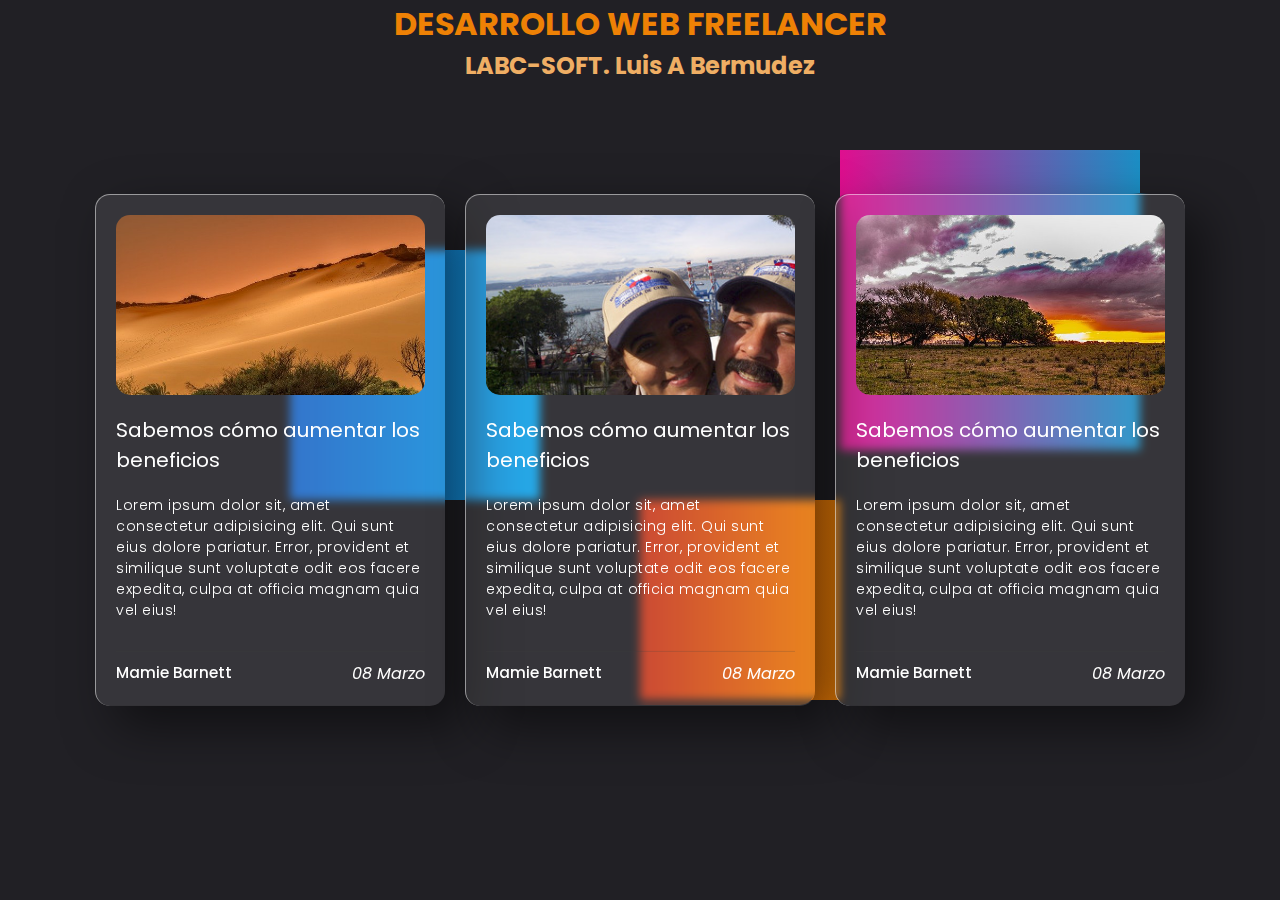
<file: index.html>
<!DOCTYPE html>
<html lang="en">
<head>
    <meta charset="UTF-8">
    <meta http-equiv="X-UA-Compatible" content="IE=edge">
    <meta name="viewport" content="width=device-width, initial-scale=1.0">
    <title>Card Glass con efecto Hover - MagtimusPro</title>
    <link rel="stylesheet" href="css/estilos.css">
</head>
<body>

    <h1> DESARROLLO WEB <SPAN>FREELANCER</SPAN></h1>
    <h2 class="autor">LABC-SOFT. Luis A Bermudez </h2>
    <div class="container__background-triangle">
        <div class="triangle triangle1"></div>
        <div class="triangle triangle2"></div>
        <div class="triangle triangle3"></div>
    </div>

    <div class="container__cards">
<!--* TARJETA  ------------------------------------------>        
        <div class="cardChe">
            <div class="cover__card">
                <img src="images/img-1.jpg" alt="">
            </div>
            <h2>Sabemos cómo aumentar los beneficios</h2>
            <p>Lorem ipsum dolor sit, amet consectetur adipisicing elit. Qui sunt eius dolore pariatur. Error, provident et similique sunt voluptate odit eos facere expedita, culpa at officia magnam quia vel eius!</p>
            <hr>
            <div class="footer__card">
                <h3 class="user__name">Mamie Barnett</h3>
                <i>08 Marzo</i>
            </div>
        </div>
<!--* FIN TARJETA  ------------------------------------------>


        <div class="cardChe">
            <div class="cover__card">
                <img src="images/img-2.jpg" alt="">
            </div>
            <h2>Sabemos cómo aumentar los beneficios</h2>
            <p>Lorem ipsum dolor sit, amet consectetur adipisicing elit. Qui sunt eius dolore pariatur. Error, provident et similique sunt voluptate odit eos facere expedita, culpa at officia magnam quia vel eius!</p>
            <hr>
            <div class="footer__card">
                <h3 class="user__name">Mamie Barnett</h3>
                <i>08 Marzo</i>
            </div>
        </div>
        <div class="cardChe">
            <div class="cover__card">
                <img src="images/img-3.jpg" alt="">
            </div>
            <h2>Sabemos cómo aumentar los beneficios</h2>
            <p>Lorem ipsum dolor sit, amet consectetur adipisicing elit. Qui sunt eius dolore pariatur. Error, provident et similique sunt voluptate odit eos facere expedita, culpa at officia magnam quia vel eius!</p>
            <hr>
            <div class="footer__card">
                <h3 class="user__name">Mamie Barnett</h3>
                <i>08 Marzo</i>
            </div>
        </div>
    </div>
    
</body>
</html>
</file>
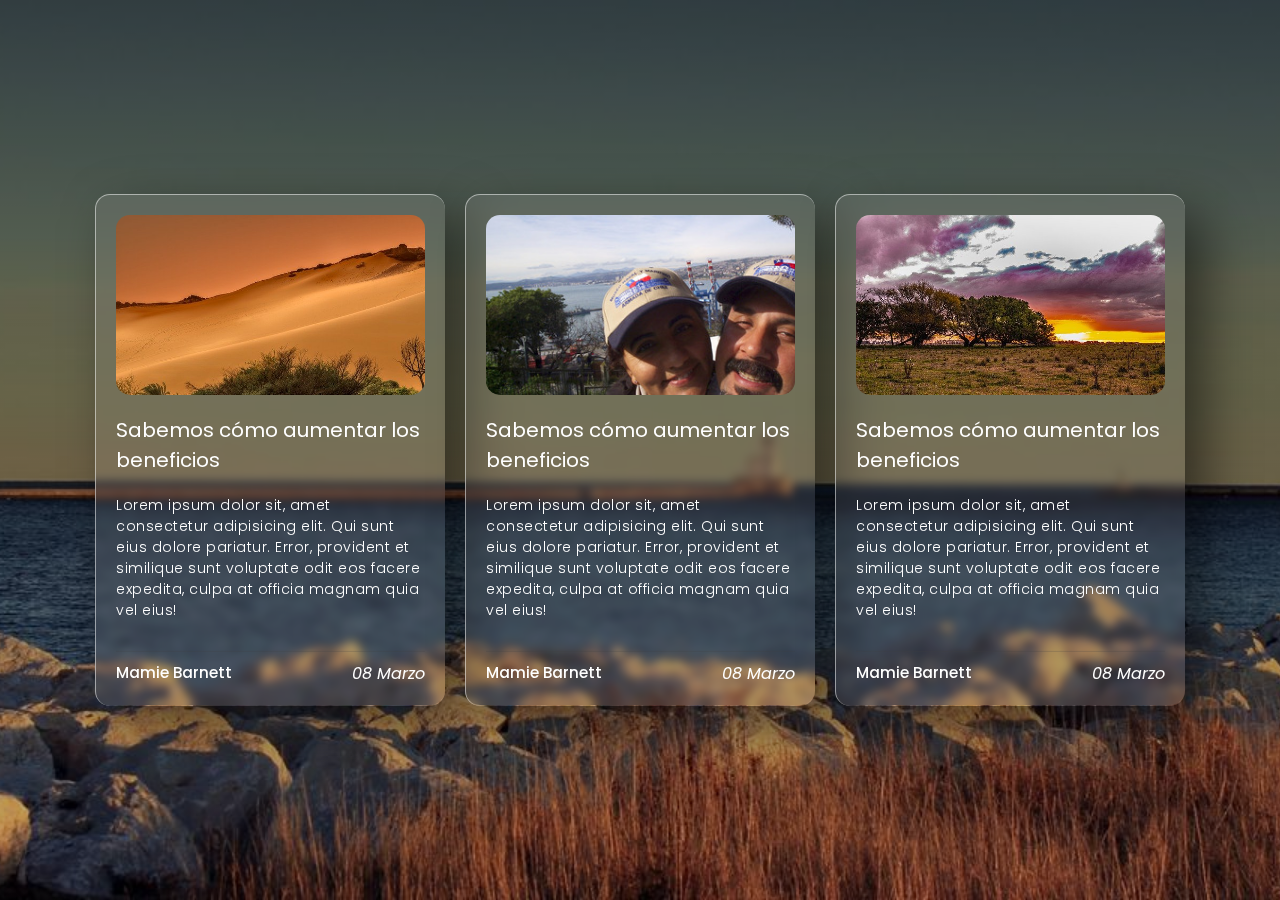
<file: indexche.html>
<!DOCTYPE html>
<html lang="en">
<head>
    <meta charset="UTF-8">
    <meta http-equiv="X-UA-Compatible" content="IE=edge">
    <meta name="viewport" content="width=device-width, initial-scale=1.0">
    <title>Card Glass con efecto Hover - MagtimusPro</title>
    <link rel="stylesheet" href="css/estilosche.css">
</head>
<body>

    <!-- <div class="container__background-triangle">
        <div class="triangle triangle1"></div>
        <div class="triangle triangle2"></div>
        <div class="triangle triangle3"></div>
    </div> -->

    <div class="container__cards">
<!--* TARJETA  ------------------------------------------>        
        <div class="cardChe">
            <div class="cover__card">
                <img src="images/img-1.jpg" alt="">
            </div>
            <h2>Sabemos cómo aumentar los beneficios</h2>
            <p>Lorem ipsum dolor sit, amet consectetur adipisicing elit. Qui sunt eius dolore pariatur. Error, provident et similique sunt voluptate odit eos facere expedita, culpa at officia magnam quia vel eius!</p>
            <hr>
            <div class="footer__card">
                <h3 class="user__name">Mamie Barnett</h3>
                <i>08 Marzo</i>
            </div>
        </div>
<!--* FIN TARJETA  ------------------------------------------>


        <div class="cardChe">
            <div class="cover__card">
                <img src="images/img-2.jpg" alt="">
            </div>
            <h2>Sabemos cómo aumentar los beneficios</h2>
            <p>Lorem ipsum dolor sit, amet consectetur adipisicing elit. Qui sunt eius dolore pariatur. Error, provident et similique sunt voluptate odit eos facere expedita, culpa at officia magnam quia vel eius!</p>
            <hr>
            <div class="footer__card">
                <h3 class="user__name">Mamie Barnett</h3>
                <i>08 Marzo</i>
            </div>
        </div>
        <div class="cardChe">
            <div class="cover__card">
                <img src="images/img-3.jpg" alt="">
            </div>
            <h2>Sabemos cómo aumentar los beneficios</h2>
            <p>Lorem ipsum dolor sit, amet consectetur adipisicing elit. Qui sunt eius dolore pariatur. Error, provident et similique sunt voluptate odit eos facere expedita, culpa at officia magnam quia vel eius!</p>
            <hr>
            <div class="footer__card">
                <h3 class="user__name">Mamie Barnett</h3>
                <i>08 Marzo</i>
            </div>
        </div>
    </div>
    
</body>
</html>
</file>
<file: css/estilos.css>
@import url('https://fonts.googleapis.com/css2?family=Poppins:ital,wght@0,100;0,200;0,300;0,400;0,500;0,600;0,700;0,800;0,900;1,100;1,200;1,300;1,400;1,500;1,600;1,700;1,800;1,900&display=swap');

*{
    margin: 0;
    padding: 0;
    box-sizing: border-box;
    font-family: 'Poppins', sans-serif;
}

body{
    background-color: #212025;
}

.container__background-triangle{
    max-width: 1200px;
    height: 600px;
    margin: auto;
    position: fixed;
    top: 50%;
    left: 50%;
    transform: translate(-50%, -50%);
}

.triangle{
    width: 300px;
    height: 300px;
    background: red;
    position: absolute;
}

.triangle1{
    width: 250px;
    height: 250px;
    background: linear-gradient(to left, #0ea1e6, #1e67c7);
    right: 100px;
    top: 100px;
    animation: t1 8s ease infinite;
}

.triangle2{
    width: 200px;
    height: 200px;
    background: linear-gradient(to left, #ee8105, #c7371e);
    top: 350px;
    animation: t2 9s ease infinite;
}

.triangle3{
    width: 300px;
    height: 300px;
    background: linear-gradient(to left, #1b8fc5, #df0f8f);
    left: 200px;
    animation: t3 7s ease infinite;
}

@keyframes t1 {
    0%{
        transform: rotate(45deg) translateY(0px);
    }
    50%{
        transform: rotate(45deg) translateY(20px);
    }
    100%{
        transform: rotate(45deg) translateY(0px);
    }
}

@keyframes t2 {
    0%{
        transform: rotate(65deg) translateY(0px);
    }
    50%{
        transform: rotate(65deg) translateY(20px);
    }
    100%{
        transform: rotate(65deg) translateY(0px);
    }
}

@keyframes t3 {
    0%{
        transform: rotate(45deg) translateY(0px);
    }
    50%{
        transform: rotate(45deg) translateY(20px);
    }
    100%{
        transform: rotate(45deg) translateY(0px);
    }
}


.container__cards{
    width:100%;
    margin: auto;
    display: flex;
    flex-wrap: wrap;
    justify-content: center;
    position: absolute;
    top: 50%;
    left: 50%;
    transform: translate(-50%, -50%);
}

.cardChe{
    width: 350px;
    margin: 10px;
    padding: 20px;
    box-shadow: 20px 20px 50px rgba(0,0,0,0.5);
    background: rgba(245, 243, 243, 0.1);
    border-left: 1px solid rgba(255, 255, 255, 0.5);
    border-top: 1px solid rgba(255, 255, 255, 0.5);
    border-radius: 15px;
    backdrop-filter: blur(5px);
    -webkit-backdrop-filter: blur(5px);
    transition: all 300ms;
}

.cardChe:hover{
    transform: translateY(-10px);
}

.cardChe:hover .cover__card img{
    transform: scale(1.1);
}

.cover__card{
    width: 100%;
    height: 180px;
    border-radius: 14px;
    overflow: hidden;
}

.cover__card img{
    width: 110%;
    transition: all 300ms;
}

.cardChe h2{
    font-size: 20px;
    font-weight: 400;
    margin-top: 20px;
    color: #fff;
}

.cardChe p{
    margin-top: 20px;
    font-size: 14px;
    font-weight: 300;
    color: #fff;
    letter-spacing: 0.5px;
}

.cardChe hr{
    margin-top: 30px;
    border: none;
    height: 0.2px;
    background: #41414138;
}

.footer__card{
    margin-top: 10px;
    display: flex;
    color: #fff;
    justify-content: space-between;
}

.footer__card h3{
    font-size: 15px;
    font-weight: 500;
}

@media screen and (max-width:1200px) {
    .container__cards{
        position: relative;
        top: 0;
        left: 0;
        transform: none;
        margin-top: 100px;
        padding-bottom: 100px;
    }
}

H1{
    text-align: center;
    color: #ee8105;
}

.autor{
    text-align: center;
    color: #efae64;
}
</file>
<file: css/estilosche.css>
@import url('https://fonts.googleapis.com/css2?family=Poppins:ital,wght@0,100;0,200;0,300;0,400;0,500;0,600;0,700;0,800;0,900;1,100;1,200;1,300;1,400;1,500;1,600;1,700;1,800;1,900&display=swap');

*{
    margin: 0;
    padding: 0;
    box-sizing: border-box;
    font-family: 'Poppins', sans-serif;
}

body{
    height: 100vh;
    padding: 5px;
    background: linear-gradient(rgba(0, 0, 0, 0.7), rgba(0, 0, 0, 0.2)),  url(../images/fondo4.jpg);
    background-position: center;
    background-repeat: no-repeat;
    background-size: cover;
    /* background-position: 0 -10px; */
    height: 100%x;
    font-family: sans-serif;
}

/* 
#background {
background: linear-gradient(rgba(0, 0, 0, 0.7), rgba(0, 0, 0, 0.7)), url('https://loremflickr.com/320/240');
height: 100%;
background-position: center;
background-repeat: no-repeat;
background-size: cover;
}
 */

.container__cards{
    width:100%;
    margin: auto;
    display: flex;
    flex-wrap: wrap;
    justify-content: center;
    position: absolute;
    top: 50%;
    left: 50%;
    transform: translate(-50%, -50%);
}

.cardChe{
    width: 350px;
    margin: 10px;
    padding: 20px;
    box-shadow: 20px 20px 50px rgba(0,0,0,0.5);
    background: rgba(241, 233, 233, 0.1);
    border-left: 1px solid rgba(255, 255, 255, 0.5);
    border-top: 1px solid rgba(255, 255, 255, 0.5);
    border-radius: 15px;
    backdrop-filter: blur(5px);
    -webkit-backdrop-filter: blur(5px);
    transition: all 300ms;
}

.card:hover{
    transform: translateY(-10px);
}

.card:hover .cover__card img{
    transform: scale(1.1);
}

.cover__card{
    width: 100%;
    height: 180px;
    border-radius: 14px;
    overflow: hidden;
}

.cover__card img{
    width: 110%;
    transition: all 300ms;
}

.cardChe h2{
    font-size: 20px;
    font-weight: 400;
    margin-top: 20px;
    color: #fff;
}

.cardChe p{
    margin-top: 20px;
    font-size: 14px;
    font-weight: 300;
    color: #fff;
    letter-spacing: 0.5px;
}

.cardChe hr{
    margin-top: 30px;
    border: none;
    height: 0.2px;
    background: #41414138;
}

.footer__card{
    margin-top: 10px;
    display: flex;
    color: #fff;
    justify-content: space-between;
}

.footer__card h3{
    font-size: 15px;
    font-weight: 500;
}

@media screen and (max-width:1200px) {
    .container__cards{
        position: relative;
        top: 0;
        left: 0;
        transform: none;
        margin-top: 100px;
        padding-bottom: 100px;
    }
}
</file>
